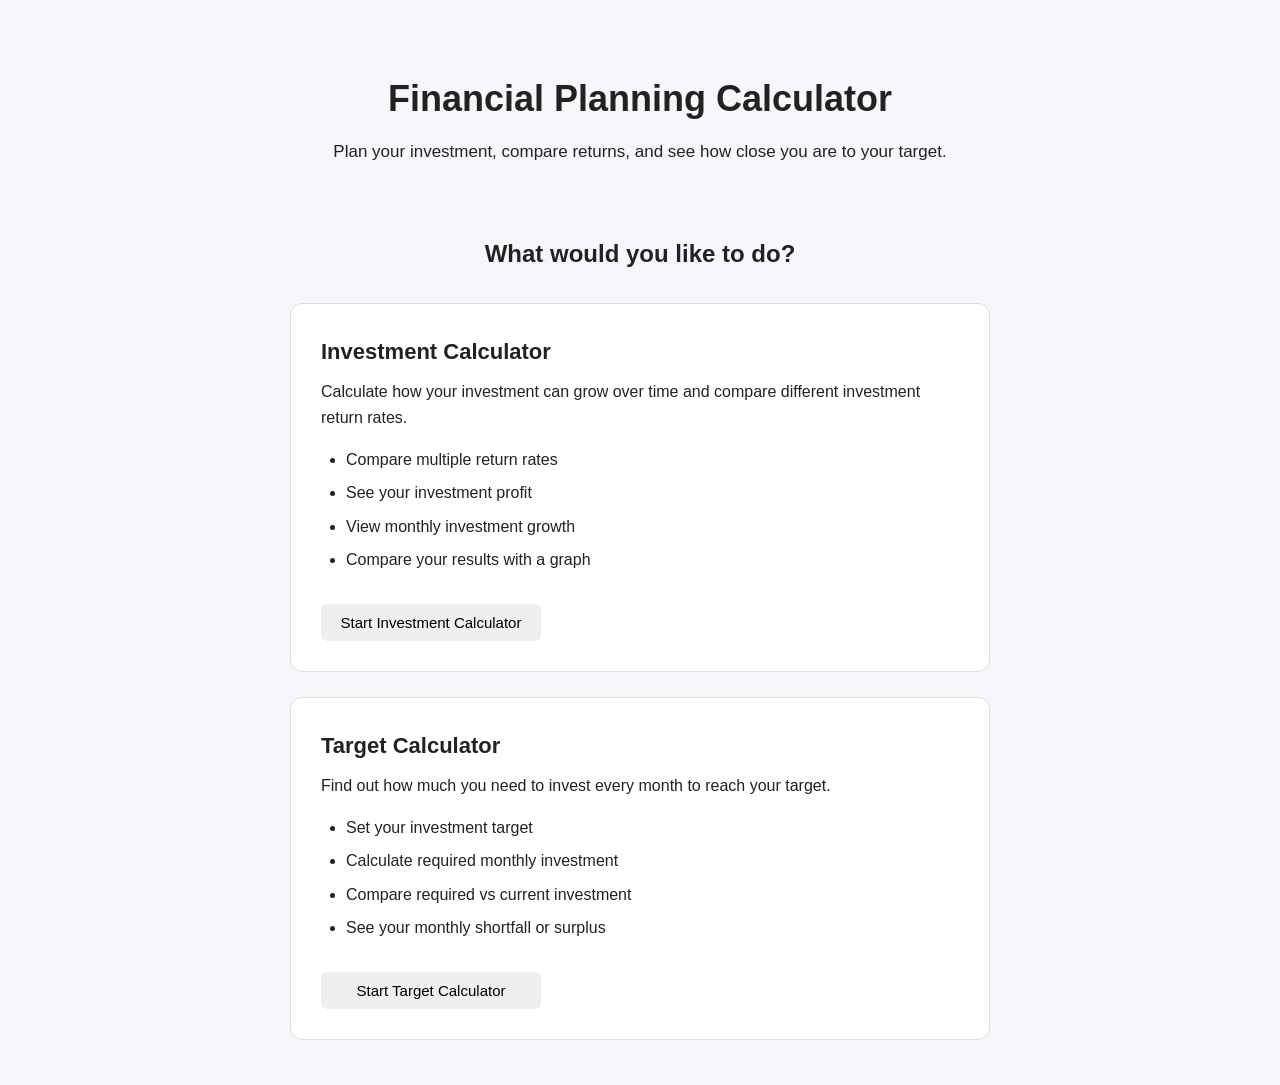
<file: index.html>
<!DOCTYPE html>
<html lang="en">

<head>

    <meta charset="UTF-8">

    <meta
        name="viewport"
        content="width=device-width, initial-scale=1.0"
    >

    <title>Investment Analysis</title>

    <link
        rel="stylesheet"
        href="stle.css"
    >

</head>

<body>

    <!-- ==========================================
         HEADER
         ========================================== -->

    <header class="home-header">

        <h1>
            Financial Planning Calculator
        </h1>

        <p>
            Plan your investment, compare returns,
            and see how close you are to your target.
        </p>

    </header>


    <!-- ==========================================
         MAIN
         ========================================== -->

    <main class="home-main">

        <h2>
            What would you like to do?
        </h2>


        <!-- ======================================
             CALCULATOR CARD
             ====================================== -->

        <div class="home-card">

            <h3>
                Investment Calculator
            </h3>

            <p>
                Calculate how your investment can
                grow over time and compare different
                investment return rates.
            </p>

            <ul>

                <li>
                    Compare multiple return rates
                </li>

                <li>
                    See your investment profit
                </li>

                <li>
                    View monthly investment growth
                </li>

                <li>
                    Compare your results with a graph
                </li>

            </ul>

            <button id="calculatorButton">

                Start Investment Calculator

            </button>

        </div>


        <!-- ======================================
             TARGET CALCULATOR CARD
             ====================================== -->

        <div class="home-card">

            <h3>
                Target Calculator
            </h3>

            <p>
                Find out how much you need to invest
                every month to reach your target.
            </p>

            <ul>

                <li>
                    Set your investment target
                </li>

                <li>
                    Calculate required monthly investment
                </li>

                <li>
                    Compare required vs current investment
                </li>

                <li>
                    See your monthly shortfall or surplus
                </li>

            </ul>

            <button id="targetButton">

                Start Target Calculator

            </button>

        </div>

    </main>


    <!-- ==========================================
         JAVASCRIPT
         ========================================== -->

    <script src="home.js"></script>

</body>

</html>
</file>
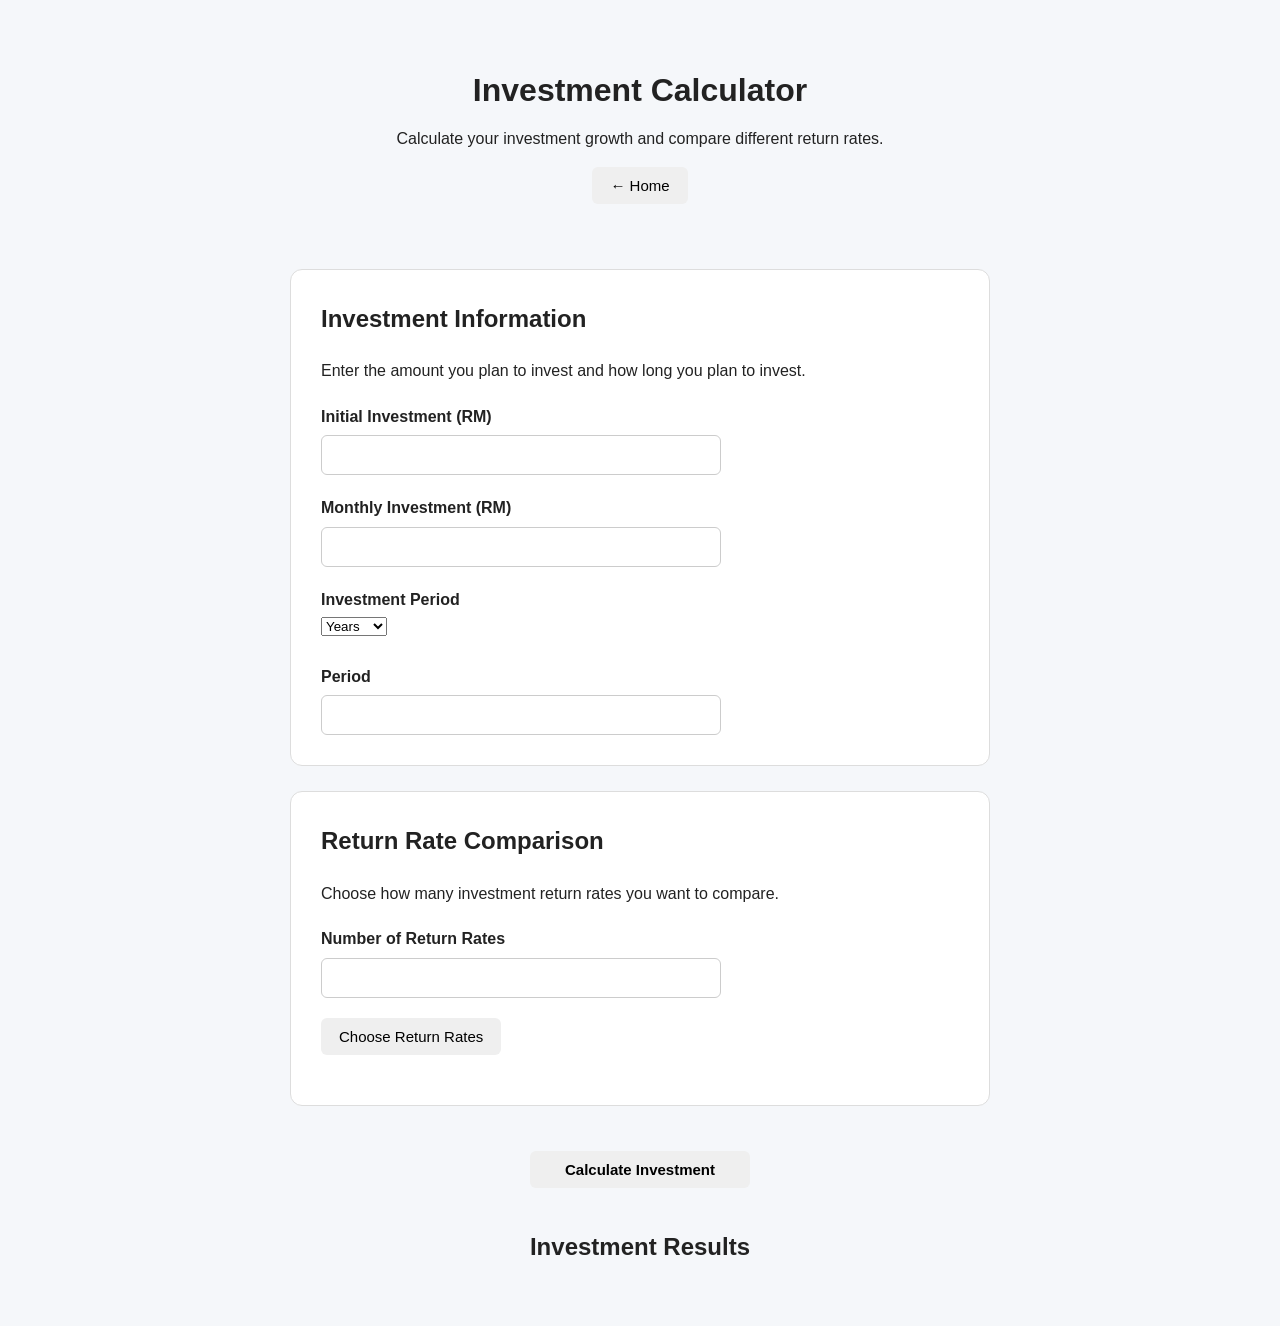
<file: calculator.html>
<!DOCTYPE html>
<html lang="en">

<head>
    <meta charset="UTF-8">
    <meta name="viewport" content="width=device-width, initial-scale=1.0">

    <title>Investment Calculator</title>

    <link rel="stylesheet" href="stle.css">
</head>

<body>

    <!-- ==========================================
         HEADER
         ========================================== -->

    <header class="page-header">

        <h1>
            Investment Calculator
        </h1>

        <p>
            Calculate your investment growth and
            compare different return rates.
        </p>

        <button id="homeButton">
            ← Home
        </button>

    </header>


    <!-- ==========================================
         MAIN CONTENT
         ========================================== -->

    <main class="calculator-main">


        <!-- ======================================
             INVESTMENT INFORMATION
             ====================================== -->

        <section class="calculator-card">

            <h2>
                Investment Information
            </h2>

            <p>
                Enter the amount you plan to invest
                and how long you plan to invest.
            </p>


            <!-- Initial Investment -->

            <div class="input-group">

                <label for="initialInvestment">
                    Initial Investment (RM)
                </label>

                <input
                    type="number"
                    id="initialInvestment"
                    min="0"
                    step="0.01"
                >

            </div>


            <!-- Monthly Investment -->

            <div class="input-group">

                <label for="monthlyInvestment">
                    Monthly Investment (RM)
                </label>

                <input
                    type="number"
                    id="monthlyInvestment"
                    min="0"
                    step="0.01"
                >

            </div>


            <!-- Investment Period -->

            <div class="input-group">

                <label for="investmentPeriodUnit">
                    Investment Period
                </label>

                <select id="investmentPeriodUnit">

                    <option value="years">
                        Years
                    </option>

                    <option value="months">
                        Months
                    </option>

                </select>

                <br><br>

                <label for="investmentPeriod">
                    Period
                </label>

                <input
                    type="number"
                    id="investmentPeriod"
                    min="1"
                >

            </div>

        </section>


        <!-- ======================================
             RETURN RATE COMPARISON
             ====================================== -->

        <section class="calculator-card">

            <h2>
                Return Rate Comparison
            </h2>

            <p>
                Choose how many investment return
                rates you want to compare.
            </p>


            <div class="input-group">

                <label for="numberOfReturns">
                    Number of Return Rates
                </label>

                <input
                    type="number"
                    id="numberOfReturns"
                    min="1"
                    max="10"
                    step="1"
                >

            </div>


            <button
                id="createReturnInputsButton"
                class="secondary-button"
            >
                Choose Return Rates
            </button>


            <!-- JavaScript will create
                 the return rate inputs here -->

            <div id="returnInputs">

            </div>

        </section>


        <!-- ======================================
             CALCULATE
             ====================================== -->

        <div class="calculate-area">

            <button
                id="calculateButton"
                class="primary-button"
            >
                Calculate Investment
            </button>

        </div>


        <!-- ======================================
             RESULTS
             ====================================== -->

        <section class="results-section">

            <h2>
                Investment Results
            </h2>

            <div id="result">

            </div>

        </section>


    </main>


    <script src="script.js"></script>

</body>

</html>
</file>
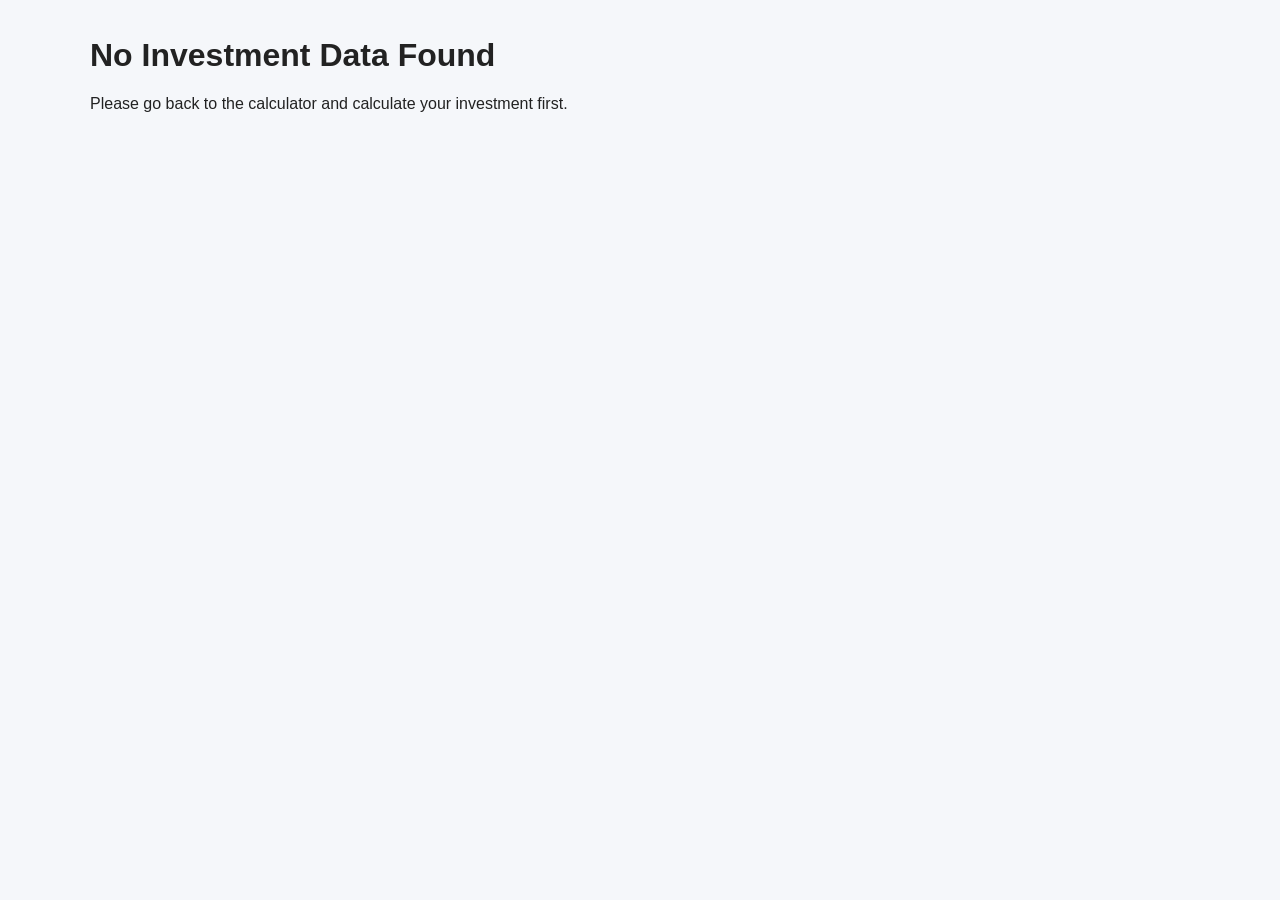
<file: detail.html>
<!DOCTYPE html>
<html lang="en">

<head>

    <meta charset="UTF-8">

    <meta
        name="viewport"
        content="width=device-width, initial-scale=1.0"
    >

    <title>Investment Details</title>

    <link
        rel="stylesheet"
        href="stle.css"
    >

</head>


<body>

    <h1>Investment Details</h1>


    <!--
        User can choose which
        return rate to view
    -->

    <div class="return-selector">

    <label for="returnSelector">
        Select Return Rate:
    </label>

    <select id="returnSelector"></select>

</div>

    <!-- <canvas id="investmentChart"></canvas>

     <br><br> -->

    <!-- Monthly calculation table -->

    <br><br>

    <div id="monthlyResult"></div>


    <br>


    <!-- Back to calculator -->

    <button id="backButton">
        Back to Calculator
    </button>

    <button id="graphButton">
        View Graph
    </button>

    <button id="homeButton">
        Home
    </button>

    <!-- <script src="https://cdn.jsdelivr.net/npm/chart.js"></script> -->
    <script src="detail.js"></script>

</body>

</html>
</file>
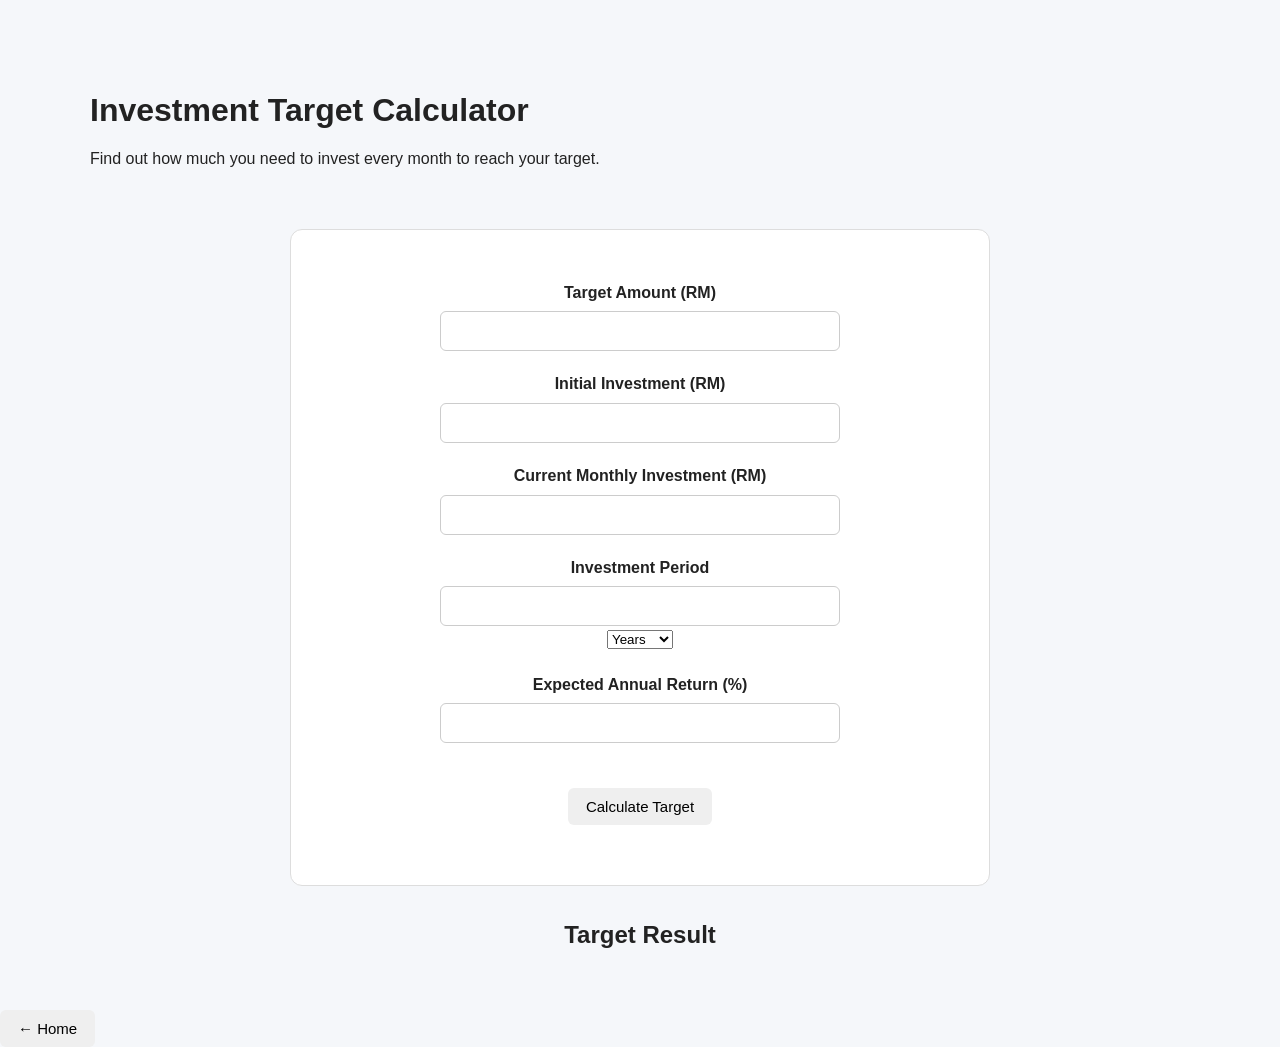
<file: target.html>
<!DOCTYPE html>
<html lang="en">

<head>

    <meta charset="UTF-8">

    <meta
        name="viewport"
        content="width=device-width, initial-scale=1.0"
    >

    <title>Target Calculator</title>

    <link
        rel="stylesheet"
        href="stle.css"
    >

</head>


<body>

    <header class="page-header"></header>

    <h1>Investment Target Calculator</h1>

    <p>
        Find out how much you need to invest
        every month to reach your target.
    </p>

     </header>


    <!-- =====================================
         TARGET AMOUNT
         ===================================== -->

         <main class="target-main">

        <div class="calculator-card">

            <div class="input-group">


    <label for="targetAmount">

        Target Amount (RM)

    </label>

    <input
        type="number"
        id="targetAmount"
        min="0"
    >


    </div>


            <div class="input-group">


    <!-- =====================================
         INITIAL INVESTMENT
         ===================================== -->

    <label for="targetInitialInvestment">

        Initial Investment (RM)

    </label>

    <input
        type="number"
        id="targetInitialInvestment"
        min="0"
    >


     </div>


            <div class="input-group">


    <!-- =====================================
         MONTHLY INVESTMENT
         ===================================== -->

    <label for="currentMonthlyInvestment">

        Current Monthly Investment (RM)

    </label>

    <input
        type="number"
        id="currentMonthlyInvestment"
        min="0"
    >


     </div>


            <div class="input-group">


    <!-- =====================================
         INVESTMENT PERIOD
         ===================================== -->

    <label for="targetInvestmentPeriod">

    Investment Period

</label>

<input
    type="number"
    id="targetInvestmentPeriod"
    min="1"
>

<select id="targetInvestmentPeriodUnit">

    <option value="years">Years</option>

    <option value="months">Months</option>

</select>

   </div>


            <div class="input-group">


    <!-- =====================================
         EXPECTED RETURN
         ===================================== -->

    <label for="targetReturn">

        Expected Annual Return (%)

    </label>

    <input
        type="number"
        id="targetReturn"
        min="0"
        step="0.01"
    >


     </div>


            <div class="calculate-area">


    <!-- =====================================
         CALCULATE BUTTON
         ===================================== -->

    <button id="targetCalculateButton">

        Calculate Target

    </button>


     </div>

        </div>



    <!-- =====================================
         RESULT
         ===================================== -->

    <section class="target-results">

            <h2>Target Result</h2>

            <div id="targetResult"></div>

        </section>

    </main>



    <!-- =====================================
         NAVIGATION
         ===================================== -->

    <!-- <button id="backButton">

        ← Calculator

    </button> -->

    <button id="backButton">
        ← Home
    </button>


    <script src="target.js"></script>

</body>

</html>
</file>
<file: stle.css>
/* ==========================================
   GLOBAL SETTINGS
   ========================================== */

* {
    box-sizing: border-box;
}


body {

    margin: 0;

    font-family:
        Arial,
        Helvetica,
        sans-serif;

    /* Consistent page background */
    background-color:#f5f7fa;

    color: #222;

    line-height: 1.6;
}


/* ==========================================
   PAGE CONTAINER
   ========================================== */

body > * {

    /* Consistent width */
    max-width: 1100px;

    margin-left: auto;
    margin-right: auto;

}


/* ==========================================
   HEADINGS
   ========================================== */

h1 {

    margin-top: 30px;

    margin-bottom: 10px;

    font-size: 32px;
}


h2 {

    margin-top: 30px;

    margin-bottom: 20px;

    font-size: 24px;
}


h3 {

    margin-top: 0;

    font-size: 20px;
}


/* ==========================================
   TEXT
   ========================================== */

p {

    margin-top: 8px;

    margin-bottom: 12px;
}


/* ==========================================
   INPUTS
   ========================================== */

input {

    width: 100%;

    max-width: 400px;

    padding: 10px 12px;

    margin-top: 5px;

    border: 1px solid #ccc;

    border-radius: 6px;

    font-size: 16px;

    background-color: white;
}


input:focus {

    outline: none;

    border-color: #555;

}


/* ==========================================
   LABELS
   ========================================== */

label {

    display: block;

    margin-top: 15px;

    font-weight: 600;
}


/* ==========================================
   BUTTONS
   ========================================== */

button {

    padding: 10px 18px;

    margin-top: 15px;

    border: none;

    border-radius: 6px;

    font-size: 15px;

    cursor: pointer;
}


button:hover {

    opacity: 0.85;

}


/* ==========================================
   RESULT CARDS
   ========================================== */

.result-card {

    background-color: white;

    padding: 20px;

    margin-top: 20px;

    border-radius: 10px;

    border: 1px solid #ddd;
}

/* ==========================================
   HOMEPAGE
   ========================================== */

.home-header {

    text-align: center;

    padding: 40px 20px 20px;

}


.home-header h1 {

    margin-bottom: 10px;

    font-size: 36px;

}


.home-header p {

    max-width: 650px;

    margin: 0 auto;

    font-size: 17px;

}


.home-main {

    padding: 20px;

}


.home-main > h2 {

    text-align: center;

    margin-bottom: 30px;

}


.home-card {

    max-width: 700px;

    margin: 25px auto;

    padding: 30px;

    background-color: white;

    border: 1px solid #ddd;

    border-radius: 12px;

}


.home-card h3 {

    font-size: 22px;

    margin-bottom: 10px;

}


.home-card p {

    margin-bottom: 15px;

}


.home-card ul {

    padding-left: 25px;

}


.home-card li {

    margin-bottom: 8px;

}


.home-card button {

    width: auto;

    min-width: 220px;

}

/* ==========================================
   TABLE
   ========================================== */

table {

    width: 100%;

    border-collapse: collapse;

    background-color: white;

    margin-top: 20px;
}


th,
td {

    padding: 10px;

    border: 1px solid #ddd;

    text-align: center;
}


th {

    font-weight: 600;
}


/* ==========================================
   HORIZONTAL LINE
   ========================================== */

hr {

    border: none;

    border-top: 1px solid #ddd;

    margin: 25px 0;
}


/* ==========================================
   GRAPH PAGE
   ========================================== */

#investmentChart {

    width: 100% !important;

    height: 500px !important;

    max-width: 100% !important;
}


/* ==========================================
   MOBILE RESPONSIVE
   ========================================== */

   /* 6. Mobile support */
@media (max-width: 600px) {

    body {

        padding: 10px;

    }


    h1 {

        font-size: 26px;

    }


    h2 {

        font-size: 21px;

    }


    input {

        max-width: 100%;

    }


    button {

        width: 100%;

        margin-top: 10px;

    }


    .home-card {

        padding: 20px;

    }


    /* .result-card {

        padding: 15px;

    } */


    table {

        font-size: 14px;

    }

    .home-header {

    padding: 25px 10px 10px;

}


.home-header h1 {

    font-size: 28px;

}


.home-header p {

    font-size: 15px;

}


.home-main {

    padding: 10px;

}


.home-card {

    padding: 20px;

    margin: 15px 0;

}


.home-card button {

    width: 100%;

}

#investmentChart {

        height: 350px;

    }

        /* Calculator mobile */

    .page-header {

        padding: 25px 10px 10px;

    }


    .page-header h1 {

        font-size: 28px;

    }


    .calculator-main {

        padding: 10px;

    }


    .calculator-card {

        padding: 20px;

        margin: 15px 0;

    }


    .results-section {

        margin: 25px 0;

    }


    .primary-button {

        width: 100%;

    }

        /* Result comparison on mobile */

    .result-summary {

        padding: 18px;

    }


    .summary-value {

        flex-direction: column;

        align-items: flex-start;

        gap: 5px;

    }


    .result-card {

        padding: 18px;

    }


    .result-item {

        flex-direction: column;

        align-items: flex-start;

        gap: 5px;

    }

        /* Target calculator mobile */

    .target-main {

    width: 100%;

    padding: 10px;

}


    .target-results {

        margin: 25px 0;

    }


    .target-result-card {

        padding: 18px;

    }


    .target-result-item {

        flex-direction: column;

        align-items: flex-start;

        gap: 5px;

    }


    .required-investment {

        padding: 20px;

    }


    .required-investment strong {

        font-size: 26px;

    }


    .monthly-difference {

        padding: 20px;

    }


    .monthly-difference strong {

        font-size: 24px;

    }

     #monthlyResult {

        overflow-x: auto;

    }

    
}

/* ==========================================
   CALCULATOR PAGE
   ========================================== */

.page-header {

    text-align: center;

    padding: 35px 20px 20px;

}


.page-header h1 {

    margin-bottom: 10px;

}


.page-header p {

    max-width: 650px;

    margin: 0 auto;

}


.calculator-main {

    padding: 20px;

}


.calculator-card {

    max-width: 700px;

    margin: 25px auto;

    padding: 30px;

    background-color: white;

    border: 1px solid #ddd;

    border-radius: 12px;

}


.calculator-card h2 {

    margin-top: 0;

}


.input-group {

    margin-top: 20px;

}


.input-group label {

    margin-top: 0;

}


.input-group input {

    margin-top: 6px;

}


/* ==========================================
   CALCULATOR BUTTONS
   ========================================== */

.calculate-area {

    text-align: center;

    margin: 30px auto;

}


.primary-button {

    min-width: 220px;

    font-weight: 600;

}


.secondary-button {

    margin-top: 20px;

}


/* ==========================================
   RESULTS
   ========================================== */

/* .results-section {

    max-width: 700px;

    margin: 40px auto;

} */


.results-section > h2 {

    text-align: center;

}

/* ==========================================
   RETURN RATE INPUTS
   ========================================== */

#returnInputs {

    margin-top: 20px;

}


#returnInputs label {

    margin-top: 15px;

}


#returnInputs input {

    display: block;

    margin-top: 5px;

}

/* ==========================================
   RESULT COMPARISON
   ========================================== */

.results-section {

    max-width: 900px;

    margin: 40px auto;

}


.results-section > h2 {

    text-align: center;

    margin-bottom: 25px;

}


/* Result card */

.result-card {

    background-color: white;

    padding: 25px;

    margin: 20px 0;

    border: 1px solid #ddd;

    border-radius: 12px;

}


/* Return rate */

.result-card h3 {

    margin-top: 0;

    margin-bottom: 20px;

    font-size: 21px;

}


/* Result information */

.result-card p {

    margin: 10px 0;

}

/* ==========================================
   RESULT ITEMS
   ========================================== */

.result-item {

    display: flex;

    justify-content: space-between;

    align-items: center;

    padding: 12px 0;

    border-top: 1px solid #eee;

}


.result-item span {

    font-weight: 500;

}


.result-item strong {

    font-size: 18px;

}


/* ==========================================
   RESULT SUMMARY
   ========================================== */

.result-summary {

    background-color: white;

    padding: 25px;

    border: 1px solid #ddd;

    border-radius: 12px;

    margin-bottom: 25px;

}


.result-summary h3 {

    margin-top: 0;

    margin-bottom: 15px;

}


.summary-value {

    display: flex;

    justify-content: space-between;

    align-items: center;

}


.summary-value strong {

    font-size: 20px;

}

/* ==========================================
   TARGET CALCULATOR
   ========================================== */

.target-main {

    width: 100%;

    max-width: 900px;

    margin: 0 auto;

    padding: 20px;

    text-align: center;

}


/* ==========================================
   TARGET INPUT CARD
   ========================================== */

.target-main .calculator-card {

    width: 100%;

    max-width: 700px;

    margin: 25px auto;

    padding: 30px;

    background-color: white;

    border: 1px solid #ddd;

    border-radius: 12px;

}


/* ==========================================
   TARGET INPUT GROUP
   ========================================== */

.target-main .input-group {

    width: 100%;

    margin-top: 20px;

}


/* Center the labels */

.target-main .input-group label {

    display: block;

    width: 100%;

    text-align: center;

    margin-top: 0;

}


/* Center the input boxes */

.target-main .input-group input {

    display: block;

    width: 100%;

    max-width: 400px;

    margin: 6px auto 0;

}


/* ==========================================
   TARGET CALCULATE BUTTON
   ========================================== */

.target-main .calculate-area {

    width: 100%;

    text-align: center;

    margin: 30px auto;

}


.target-main .primary-button {

    display: inline-block;

    min-width: 220px;

}


/* ==========================================
   TARGET RESULT CARD
   ========================================== */

.target-result-card {

    background-color: white;

    border: 1px solid #ddd;

    border-radius: 12px;

    padding: 25px;

    margin-bottom: 20px;

}


.target-result-card h3 {

    margin-top: 0;

    margin-bottom: 20px;

}


/* ==========================================
   TARGET RESULT ITEMS
   ========================================== */

.target-result-item {

    display: flex;

    justify-content: space-between;

    align-items: center;

    padding: 12px 0;

    border-top: 1px solid #eee;

}


.target-result-item strong {

    font-size: 18px;

}


/* ==========================================
   REQUIRED MONTHLY INVESTMENT
   ========================================== */

.required-investment {

    text-align: center;

    padding: 25px;

    margin: 20px 0;

    background-color: #f8f9fa;

    border-radius: 10px;

}


.required-investment span {

    display: block;

    margin-bottom: 8px;

    font-weight: 600;

}


.required-investment strong {

    display: block;

    font-size: 30px;

}


/* ==========================================
   SHORTFALL / SURPLUS
   ========================================== */

.monthly-difference {

    text-align: center;

    padding: 25px;

    margin-top: 20px;

    border-radius: 10px;

}


.monthly-difference strong {

    display: block;

    font-size: 28px;

    margin: 8px 0;

}


.monthly-difference p {

    margin: 0;

}


/* ==========================================
   TARGET STATUS
   ========================================== */

.shortfall {

    border: 1px solid #ddd;

}


.surplus {

    border: 1px solid #ddd;

}

/* ==========================================
   DETAIL PAGE - RETURN RATE SELECT
   ========================================== */

.return-selector {

    display: flex;

    align-items: center;

    justify-content: center;

    gap: 10px;

}

.return-selector {

    flex-wrap: wrap;

    gap: 8px;

}


.return-selector label {

    display: inline;

    margin-top: 0;

}


.return-selector select {

    width: auto;

    max-width: none;

    padding: 8px 12px;

    font-size: 16px;

}
</file>
